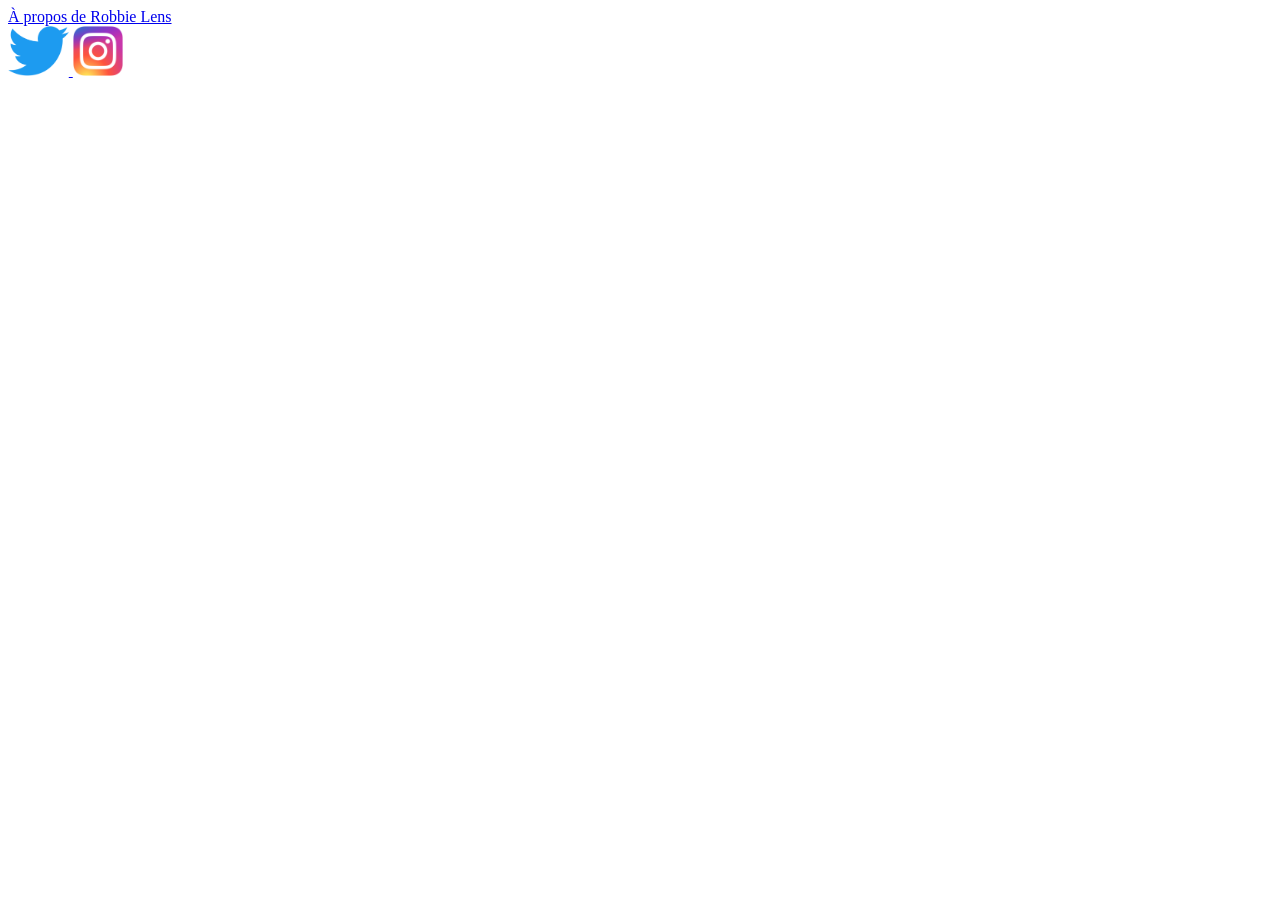
<file: 2026-27/S1/R102-web/TD1/index.html>
<!DOCTYPE html>
<html lang="en">
<head>
    <meta charset="UTF-8">
    <meta name="viewport" content="width=device-width, initial-scale=1.0">
    <title>Accueil - Robbie Lens Photographie</title>
</head>
<body>
    <a href="./a-propos.html">À propos de Robbie Lens</a>
    <!-- coucou -->
     <footer>
        <a target="_blank" href="https://twitter.com/" >
            <img height="50px" src="./assets/img/twitter_logo.webp" alt="twitter logo">
        </a>
        <a target="_blank" href="https://instagram.com/">
            <img height="50px" src="./assets/img/instagram_logo.webp" alt="instagram logo">
        </a>
    </footer>
</body>
</html>
</file>
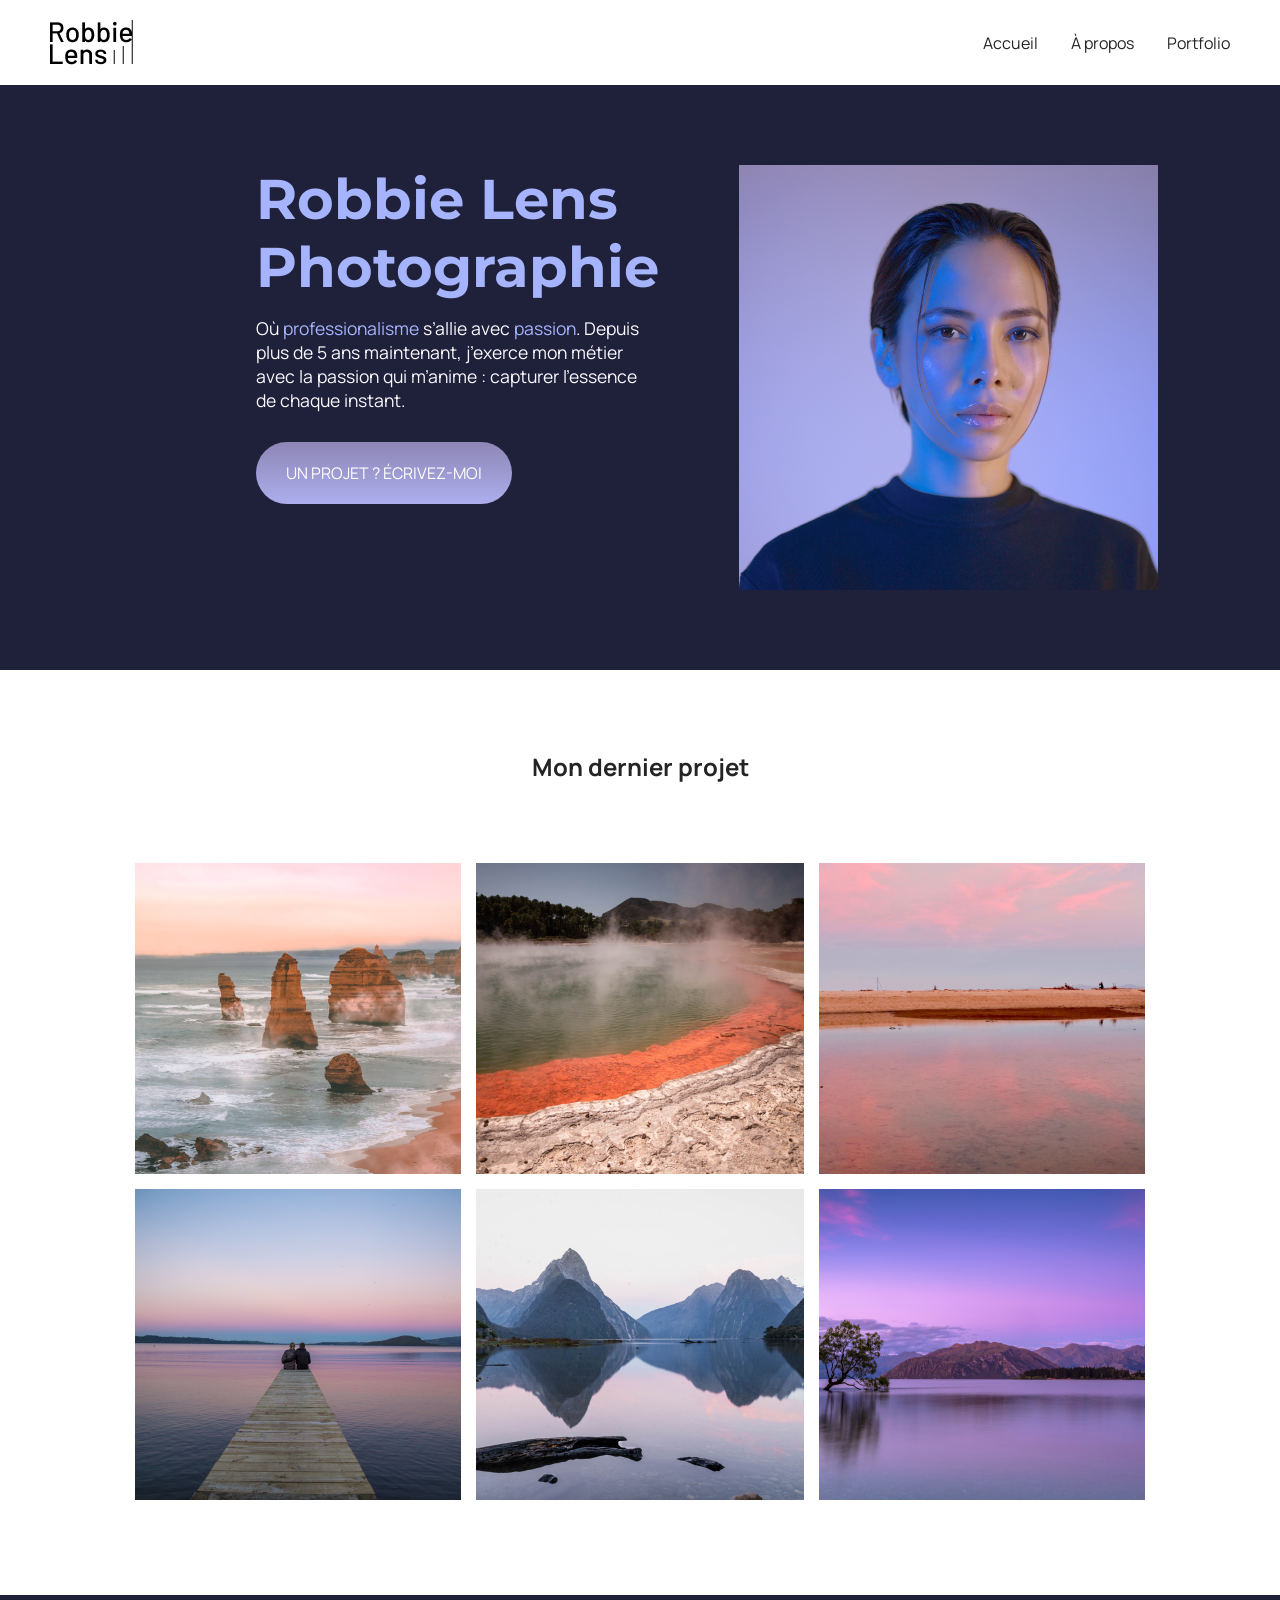
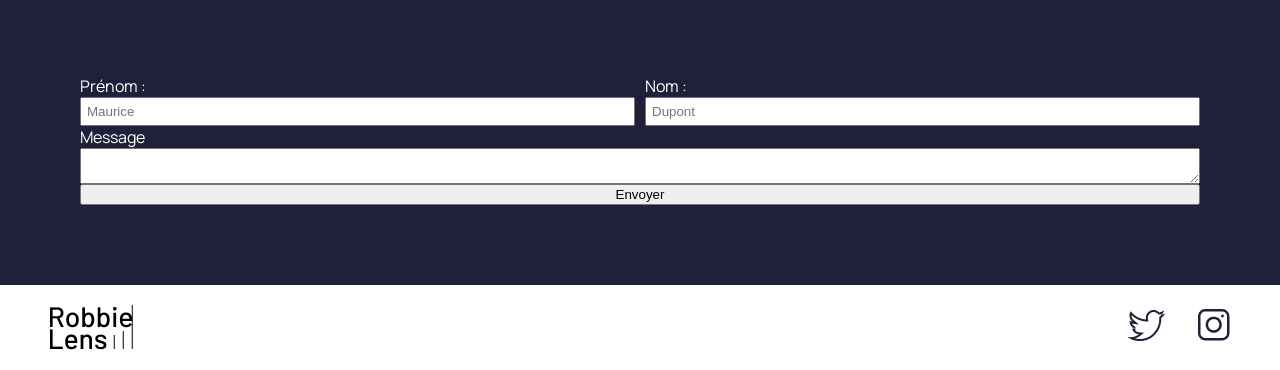
<file: 2026-27/S1/R102-web/TD1/P3/index.html>
<!DOCTYPE html>
<html lang="fr">

<head>
    <meta charset="utf-8" >
    <title>Accueil - Robbie Lens Photographie</title>
    <link href="style/style.css" rel="stylesheet" >
    <link href="style/index.css" rel="stylesheet" >
    <link rel="preconnect" href="https://fonts.googleapis.com">
    <link rel="preconnect" href="https://fonts.gstatic.com" crossorigin>
    <link href="https://fonts.googleapis.com/css2?family=Manrope&family=Montserrat&display=swap" rel="stylesheet">
</head>

<body>
    <header>
        <nav>
            <img src="images/logo.png" alt="Logo Robbie Lens" >
            <div>
                <a href="index.html">Accueil</a>
                <a href="a-propos.html">À propos</a>
                <a href="portfolio.html">Portfolio</a>
            </div>
        </nav>
    </header>
    <main>
        <section class="accueil-introduction">
            <div>
                <h1>Robbie Lens Photographie</h1>
                <p>
                    Où <em>professionalisme</em> s’allie avec <em>passion</em>. Depuis
                    plus de 5 ans maintenant, j’exerce mon métier avec la passion
                    qui m’anime : capturer l’essence de chaque instant.
                </p>
                <a href="portfolio.html" class="cta">UN PROJET ? ÉCRIVEZ-MOI</a>
            </div>
            <img src="images/robbie-lens.png" alt="Portrait avec effet de la photographe Robbie Lens" >
        </section>
        <section class="accueil-photos">
            <h2>Mon dernier projet</h2>
            <div>
                <img src="images/accueil/element-1.png" alt="Twelve apostles - Australie" >
                <img src="images/accueil/element-2.png" alt="Wai-O-Tapu - Nouvelle-Zélande" >
                <img src="images/accueil/element-3.png" alt="Parc National d’Abel Tasman - Nouvelle-Zélande" >
            </div>
            <div>
                <img src="images/accueil/element-4.png" alt="Lac Rotorua - Nouvelle-Zélande" >
                <img src="images/accueil/element-5.png" alt="Milford Sound - Nouvelle-Zélande" >
                <img src="images/accueil/element-6.png" alt="Lac Wanaka - Nouvelle-Zélande" >
            </div>
        </section>
        <section>
            <form action="">
                <div>
                    <div>
                        <label for="firstname">Prénom : </label>
                        <input type="text" id="firstname" placeholder="Maurice">
                    </div>
                    <div>
                        <label for="name">Nom : </label>
                        <input type="text" id="name" placeholder="Dupont">
                    </div>
                </div>
                <label for="message">Message</label>
                <textarea name="message" id="message"></textarea>
                <button type="submit">Envoyer</button>
            </form>
        </section>
    </main>
    <footer>
        <img src="images/logo.png" alt="Logo Robbie Lens" >
        <div>
            <a target="_blank" href="https://twitter.com/" class="lien-icone">
                <img src="images/twitter.png" alt="Logo Twitter" >
            </a>
            <a target="_blank" href="https://www.instagram.com/" class="lien-icone">
                <img src="images/instagram.png" alt="Logo Instagram" >
            </a>
        </div>
    </footer>
</body>
</html>
</file>
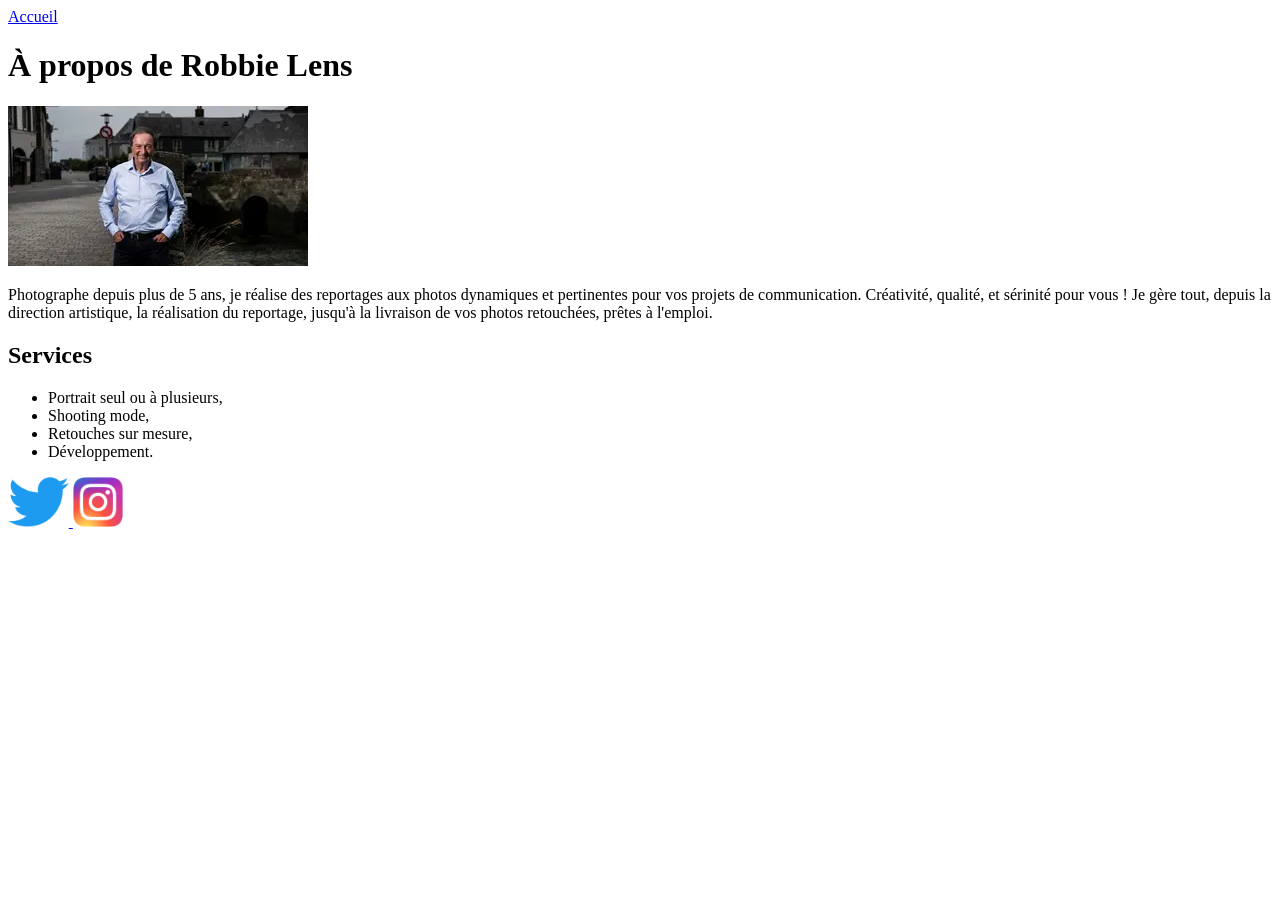
<file: 2026-27/S1/R102-web/TD1/a-propos.html>
<!DOCTYPE html>
<html lang="fr">
<head>
    <meta charset="UTF-8">
    <meta name="viewport" content="width=device-width, initial-scale=1.0">
    <title>À propos de Robbie Lens</title>
</head>
<body>
    <a href="./index.html">Accueil</a>
    <h1>À propos de Robbie Lens</h1>
    <img src="./assets/img/robbie_lens.webp" alt="">
    <p>Photographe depuis plus de 5 ans, je réalise des reportages aux photos dynamiques et pertinentes pour vos projets de communication. Créativité, qualité, et sérinité pour vous ! Je gère tout, depuis la direction artistique, la réalisation du reportage, jusqu'à la livraison de vos photos retouchées, prêtes à l'emploi.</p>
    <h2 id="services">Services</h2>
    <ul>
        <li>Portrait seul ou à plusieurs,</li>
        <li>Shooting mode,</li>
        <li>Retouches sur mesure,</li>
        <li>Développement.</li>
    </ul>
    <footer>
        <a target="_blank" href="https://twitter.com/" >
            <img height="50px" src="./assets/img/twitter_logo.webp" alt="twitter logo">
        </a>
        <a target="_blank" href="https://instagram.com">
            <img height="50px" src="./assets/img/instagram_logo.webp" alt="instagram logo">
        </a>
    </footer>
</body>
</html>
</file>
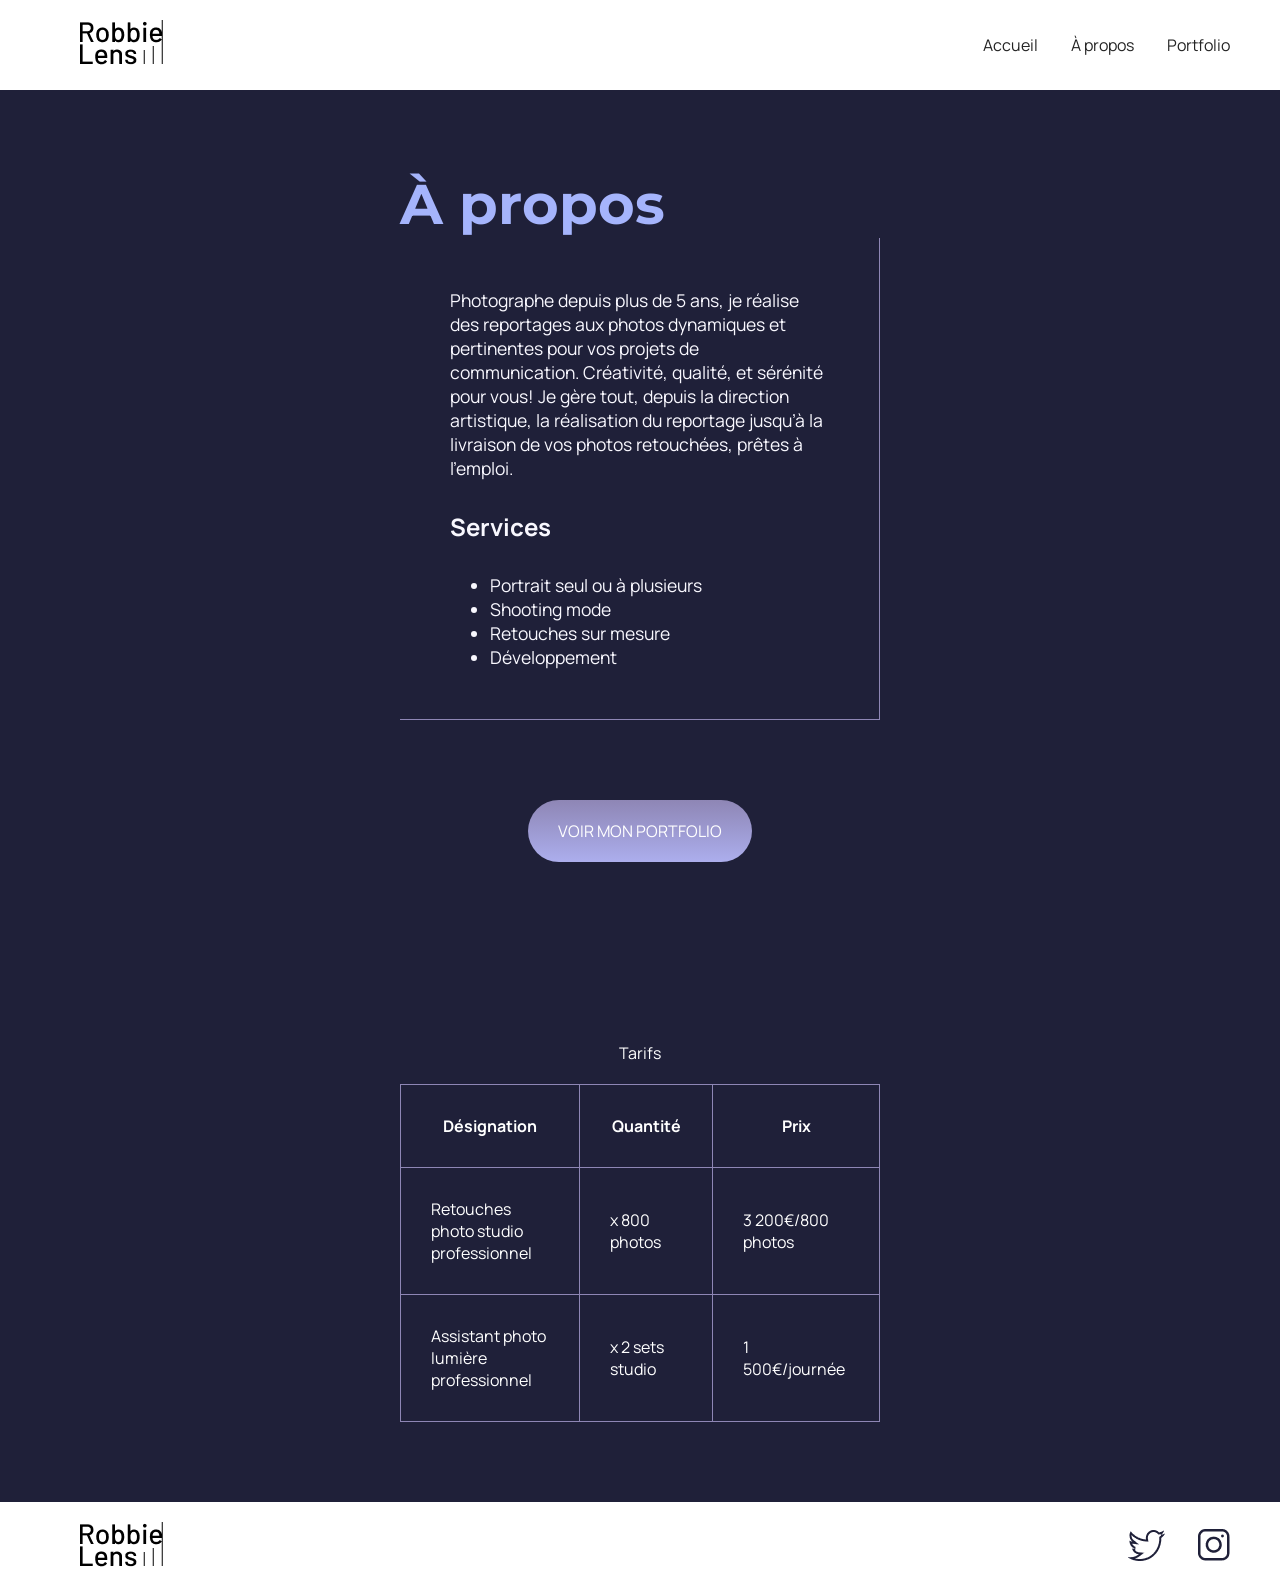
<file: 2026-27/S1/R102-web/TD1/P3/a-propos.html>
<!DOCTYPE html>
<html lang="fr">

<head>
    <meta charset="utf-8" >
    <title>À propos - Robbie Lens Photographie</title>
    <link href="style/style.css" rel="stylesheet" >
    <link href="style/a-propos.css" rel="stylesheet" >
    <link rel="preconnect" href="https://fonts.googleapis.com">
    <link rel="preconnect" href="https://fonts.gstatic.com" crossorigin>
    <link href="https://fonts.googleapis.com/css2?family=Manrope&family=Montserrat&display=swap" rel="stylesheet">
</head>

<body>
    <header>
        <nav>
            <a href="index.html" class="lien-icone">
                <img src="images/logo.png" alt="Logo Robbie Lens" >
            </a>
            <div>
                <a href="index.html">Accueil</a>
                <a href="a-propos.html">À propos</a>
                <a href="portfolio.html">Portfolio</a>
            </div>
        </nav>
    </header>
    <main class="a-propos-main">
        <section>
            <h1>À propos</h1>
            <div class="carre-contenu">
                <p>
                    Photographe depuis plus de 5 ans, je réalise des reportages aux photos dynamiques et pertinentes
                    pour
                    vos
                    projets de communication. Créativité, qualité, et sérénité pour vous! Je gère tout, depuis la
                    direction
                    artistique, la réalisation du reportage jusqu’à la livraison de vos photos retouchées, prêtes à
                    l’emploi.
                </p>
                <h2>Services</h2>
                <ul>
                    <li>Portrait seul ou à plusieurs</li>
                    <li>Shooting mode</li>
                    <li>Retouches sur mesure</li>
                    <li>Développement</li>
                </ul>
            </div>
            <div>
                <a href="portfolio.html" class="cta">VOIR MON PORTFOLIO</a>
            </div>
        </section>
        <section>
            <table>
                <caption>Tarifs</caption>
                <thead class="table-border">
                    <tr>
                        <th>Désignation</th>
                        <th>Quantité</th>
                        <th>Prix</th>
                    </tr>
                </thead>
                <tbody class="table-border">
                    <tr>
                        <td>Retouches photo studio professionnel</td>
                        <td>x 800 photos</td>
                        <td>3 200€/800 photos</td>
                    </tr>
                    <tr>
                        <td>Assistant photo lumière professionnel</td>
                        <td>x 2 sets studio</td>
                        <td>1 500€/journée</td>
                    </tr>
                </tbody>
            </table>
        </section>
    </main>
    <footer>
        <a href="index.html" class="lien-icone">
            <img src="images/logo.png" alt="Logo Robbie Lens" >
        </a>
        <div>
            <a target="_blank" href="https://twitter.com/" class="lien-icone">
                <img src="images/twitter.png" alt="Logo Twitter" >
            </a>
            <a target="_blank" href="https://www.instagram.com/" class="lien-icone">
                <img src="images/instagram.png" alt="Logo Instagram" >
            </a>
        </div>
    </footer>
</body>

</html>
</file>
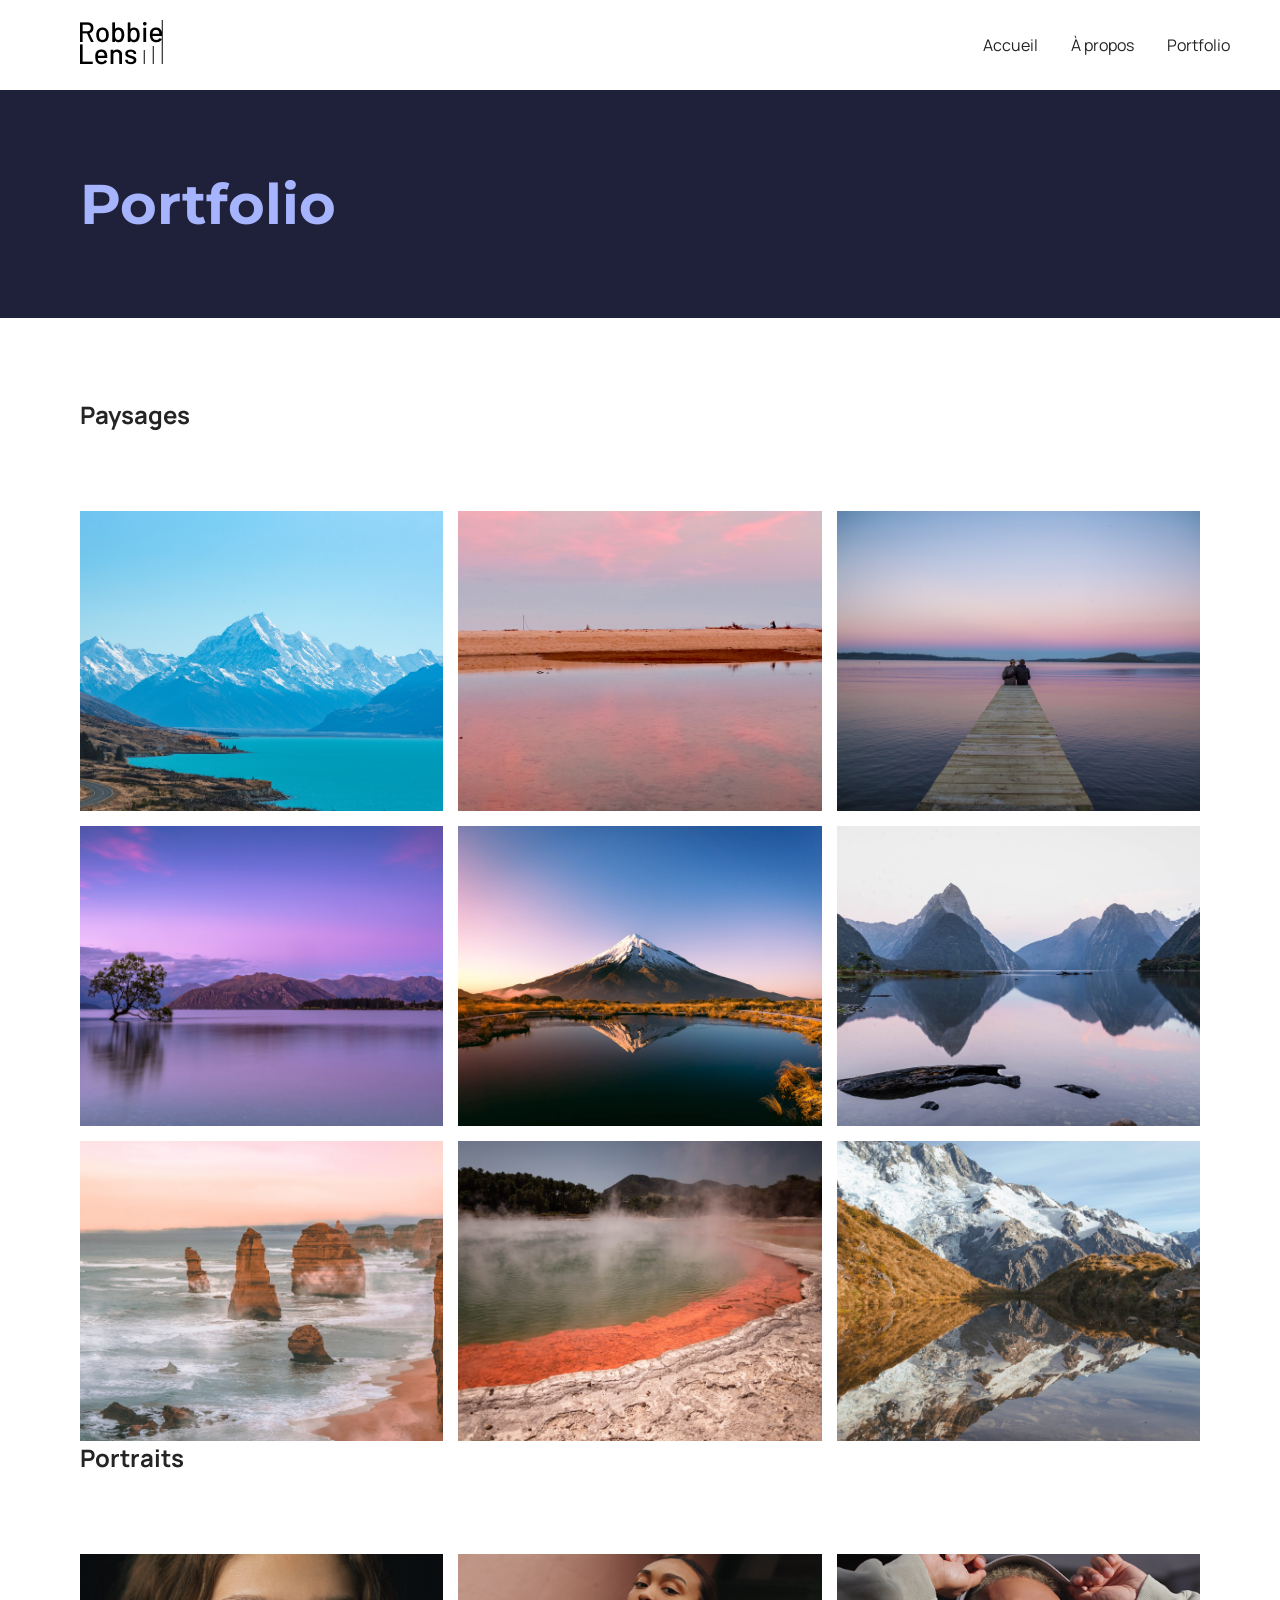
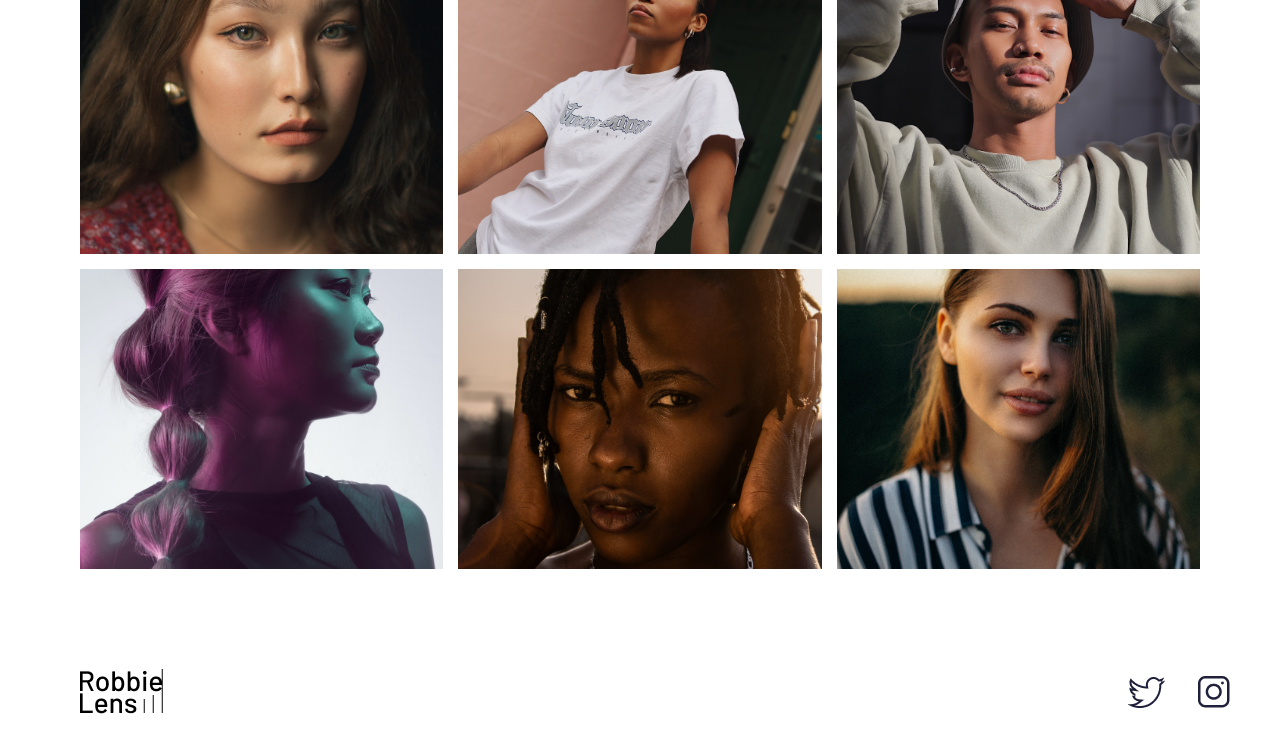
<file: 2026-27/S1/R102-web/TD1/P3/portfolio.html>
<!DOCTYPE html>
<html lang="fr">

<head>
    <meta charset="utf-8" >
    <title>Portfolio - Robbie Lens Photographie</title>
    <link href="style/style.css" rel="stylesheet" >
    <link href="style/portfolio.css" rel="stylesheet" >
    <link rel="preconnect" href="https://fonts.googleapis.com">
    <link rel="preconnect" href="https://fonts.gstatic.com" crossorigin>
    <link href="https://fonts.googleapis.com/css2?family=Manrope&family=Montserrat&display=swap" rel="stylesheet">
</head>

<body>
    <header>
        <nav>
            <a href="index.html" class="lien-icone">
                <img src="images/logo.png" alt="Logo Robbie Lens" >
            </a>
            <div>
                <a href="index.html">Accueil</a>
                <a href="a-propos.html">À propos</a>
                <a href="portfolio.html">Portfolio</a>
            </div>
        </nav>
    </header>
    <main>
        <section>
            <h1>Portfolio</h1>
        </section>
        <section class="portfolio-section-photos">
            <h2>Paysages</h2>
            <div class="grid-paysages">
                <a href="images/portfolio/paysage1.jpg" class="lien-conteneur-photo">
                    <img src="images/portfolio/paysage1.jpg" alt="Mont Aoraki - Nouvelle-Zélande" >
                    <div class="photo-hover">Voir la photo</div>
                </a>
                <a href="images/portfolio/paysage2.jpg" class="lien-conteneur-photo">
                    <img src="images/portfolio/paysage2.jpg" alt="Parc National d’Abel Tasman - Nouvelle-Zélande" >
                    <div class="photo-hover">Voir la photo</div>
                </a>
                <a href="images/portfolio/paysage3.jpg" class="lien-conteneur-photo">
                    <img src="images/portfolio/paysage3.jpg" alt="Lac Rotorua - Nouvelle-Zélande" >
                    <div class="photo-hover">Voir la photo</div>
                </a>
                <a href="images/portfolio/paysage4.jpg" class="lien-conteneur-photo">
                    <img src="images/portfolio/paysage4.jpg" alt="Lac Wanaka - Nouvelle-Zélande" >
                    <div class="photo-hover">Voir la photo</div>
                </a>
                <a href="images/portfolio/paysage5.jpg" class="lien-conteneur-photo">
                    <img src="images/portfolio/paysage5.jpg" alt="Mont Taranaki - Nouvelle-Zélande" >
                    <div class="photo-hover">Voir la photo</div>
                </a>
                <a href="images/portfolio/paysage6.jpg" class="lien-conteneur-photo">
                    <img src="images/portfolio/paysage6.jpg" alt="Milford Sound - Nouvelle-Zélande" >
                    <div class="photo-hover">Voir la photo</div>
                </a>
                <a href="images/portfolio/paysage7.jpg" class="lien-conteneur-photo">
                    <img src="images/portfolio/paysage7.jpg" alt="Twelve Apostle - Australie" >
                    <div class="photo-hover">Voir la photo</div>
                </a>
                <a href="images/portfolio/paysage8.jpg" class="lien-conteneur-photo">
                    <img src="images/portfolio/paysage8.jpg" alt="Wai-O-Tapu - Nouvelle-Zélande" >
                    <div class="photo-hover">Voir la photo</div>
                </a>
                <a href="images/portfolio/paysage9.jpg" class="lien-conteneur-photo">
                    <img src="images/portfolio/paysage9.jpg" alt="Mont Cook - Nouvelle Zélande" >
                    <div class="photo-hover">Voir la photo</div>
                </a>
            </div>
            <h2>Portraits</h2>
            <div class="grid-portraits">
                <a href="images/portfolio/portrait1.jpg" class="lien-conteneur-photo">
                    <img src="images/portfolio/portrait1.jpg" alt="Portrait jeune femme 1" >
                    <div class="photo-hover">Voir la photo</div>
                </a>
                <a href="images/portfolio/portrait2.jpg" class="lien-conteneur-photo">
                    <img src="images/portfolio/portrait2.jpg" alt="Portrait jeune femme 2" >
                    <div class="photo-hover">Voir la photo</div>
                </a>
                <a href="images/portfolio/portrait3.jpg" class="lien-conteneur-photo">
                    <img src="images/portfolio/portrait3.jpg" alt="Portrait jeune homme 3" >
                    <div class="photo-hover">Voir la photo</div>
                </a>
                <a href="images/portfolio/portrait4.jpg" class="lien-conteneur-photo">
                    <img src="images/portfolio/portrait4.jpg" alt="Portrait jeune femme 4" >
                    <div class="photo-hover">Voir la photo</div>
                </a>
                <a href="images/portfolio/portrait5.jpg" class="lien-conteneur-photo">
                    <img src="images/portfolio/portrait5.jpg" alt="Portrait jeune femme 5" >
                    <div class="photo-hover">Voir la photo</div>
                </a>
                <a href="images/portfolio/portrait6.jpg" class="lien-conteneur-photo">
                    <img src="images/portfolio/portrait6.jpg" alt="Portrait jeune femme 6" >
                    <div class="photo-hover">Voir la photo</div>
                </a>

            </div>
        </section>
    </main>
    <footer>
        <a href="index.html" class="lien-icone">
            <img src="images/logo.png" alt="Logo Robbie Lens" >
        </a>
        <div>
            <a target="_blank" href="https://twitter.com/" class="lien-icone">
                <img src="images/twitter.png" alt="Logo Twitter" >
            </a>
            <a target="_blank" href="https://www.instagram.com/" class="lien-icone">
                <img src="images/instagram.png" alt="Logo Instagram" >
            </a>
        </div>
    </footer>
</body>

</html>
</file>
<file: 2026-27/S1/R102-web/TD1/P3/style/style.css>
* {
  margin: 0;
}

body {
  font-family: 'Manrope', sans-serif;
  font-size: 1em;
  background-color: #1f2039;
}

a {
  color: #242424;
  text-decoration: none;
}

em {
  color: #a5b4fc;
  font-style: normal;
}

h1 {
  font-size: 3.5em;
  color: #a5b4fc;
  font-family: 'Montserrat', sans-serif;
}

h2 {
  color: #f9f8ff;
}

p,
li {
  font-size: 1.1em;
  color: #f9f8ff;
}

header,
footer {
  background-color: white;
  padding: 20px 50px;
}

.cta {
  display: inline-block;
  background: linear-gradient(#8e86b5, #acaeed);
  color: white;
  border-radius: 50px;
  padding: 20px 30px;
}

a:hover {
  text-decoration: underline;
}

.cta:hover {
  background: linear-gradient(#696484, #8788ba);
  text-decoration: none;
}

.lien-icone {
  margin-left: 30px;
}

.lien-icone:hover {
  opacity: 0.5;
}

section {
  padding: 80px;
}

footer,
nav {
  display: flex;
  flex-direction: row;
  align-items: center;
  justify-content: space-between;
}

nav a {
  margin-left: 30px;
}
</file>
<file: 2026-27/S1/R102-web/TD1/P3/style/index.css>
.accueil-photos {
  background-color: white;
  padding: 80px;
}

.accueil-photos h2 {
  color: #242424;
  text-align: center;
  margin-bottom: 80px;
}

.accueil-photos div {
  display: flex;
  flex-direction: row;
  gap: 15px;
  justify-content: center;
  margin-bottom: 15px;
}

.accueil-introduction {
  display: flex;
  flex-direction: row;
  width: 60%;
  align-items: flex-start;
  margin: auto;
}

.accueil-introduction h1 {
  margin-bottom: 15px;
}

.accueil-introduction p {
  margin-bottom: 30px;
}

.accueil-introduction div {
  padding-right: 80px;
}

form {
  display: flex;
  flex-direction: column;
  color: white;
}

form > div {
  display: flex;
  flex-direction: row;
  justify-content: space-between;
  gap: 10px;
}

form > div > div {
  display: flex;
  flex-direction: column;
  width: 50%;
}

form input {
  padding: 5px;
}
</file>
<file: 2026-27/S1/R102-web/TD1/P3/style/a-propos.css>
.carre-contenu {
  border-right: 1px solid #8e86b5;
  border-bottom: 1px solid #8e86b5;
  padding: 50px;
  margin-bottom: 80px;
}

.carre-contenu h2 {
  margin-top: 30px;
}

.carre-contenu ul {
  margin-top: 30px;
}

.carre-contenu + div {
  text-align: center;
}

.a-propos-main {
  width: 50%;
  margin: auto;
}

section > table {
  color: white;
  border-collapse: collapse;
}

caption {
  padding: 20px;
}

.table-border * {
  border: #8e86b5 1px solid;
  padding: 30px;
}
</file>
<file: 2026-27/S1/R102-web/TD1/P3/style/portfolio.css>
.portfolio-section-photos {
  background-color: white;
}

.portfolio-section-photos h2 {
  color: #242424;
  margin-bottom: 80px;
}

.grid-paysages {
  display: grid;
  grid-template-columns: 1fr 1fr 1fr;
  grid-template-rows: 300px 300px 300px;
  gap: 15px;
}

.grid-portraits {
  display: grid;
  grid-template-columns: 1fr 1fr 1fr;
  grid-template-rows: 300px 300px;
  gap: 15px;
}

.grid-paysages img,
.grid-portraits img {
  width: 100%;
  height: 100%;
  object-fit: cover;
}

.lien-conteneur-photo {
  position: relative;
}

.photo-hover {
  position: absolute;
  top: 0;
  left: 0;
  right: 0;
  bottom: 0;
  display: flex;
  align-items: center;
  justify-content: center;
  font-size: 1.5em;
  color: white;
  background-color: rgba(0, 0, 0, 0.7);
  display: none;
}

.lien-conteneur-photo:hover .photo-hover {
  display: flex;
}
</file>
